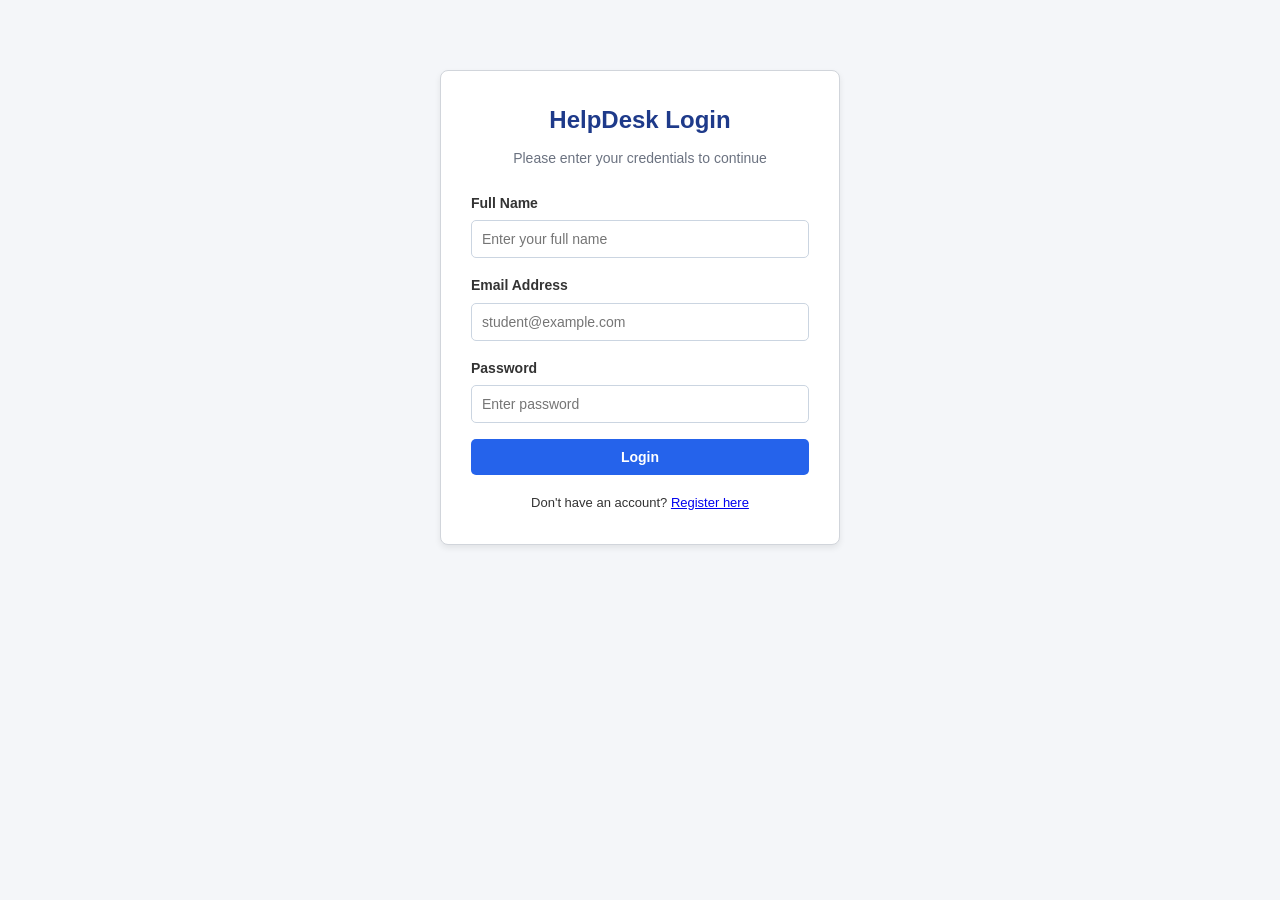
<file: index.html>
<!DOCTYPE html>
<html lang="en">

<head>
    <meta charset="UTF-8">
    <title>Login - HelpDesk</title>
    <link rel="stylesheet" href="style.css">
</head>

<body>

    <div class="auth-box">
        <h2>HelpDesk Login</h2>
        <p class="subtitle">Please enter your credentials to continue</p>

        <!-- Submits straight to dashboard.html on validation pass -->
        <form action="dashboard.html" method="get">
            <div class="form-group">
                <label for="userName">Full Name</label>
                <input type="text" id="userName" name="userName" placeholder="Enter your full name" required>
            </div>

            <div class="form-group">
                <label for="userEmail">Email Address</label>
                <input type="email" id="userEmail" name="userEmail" placeholder="student@example.com" required>
            </div>

            <div class="form-group">
                <label for="userPass">Password</label>
                <input type="password" id="userPass" name="userPass" placeholder="Enter password" required
                    minlength="4">
            </div>

            <button type="submit" class="btn btn-full">Login</button>
        </form>

        <p style="text-align: center; margin-top: 18px; font-size: 13px;">
            Don't have an account? <a href="signup.html">Register here</a>
        </p>
    </div>
    <script src="script.js"></script>

</body>

</html>
</file>
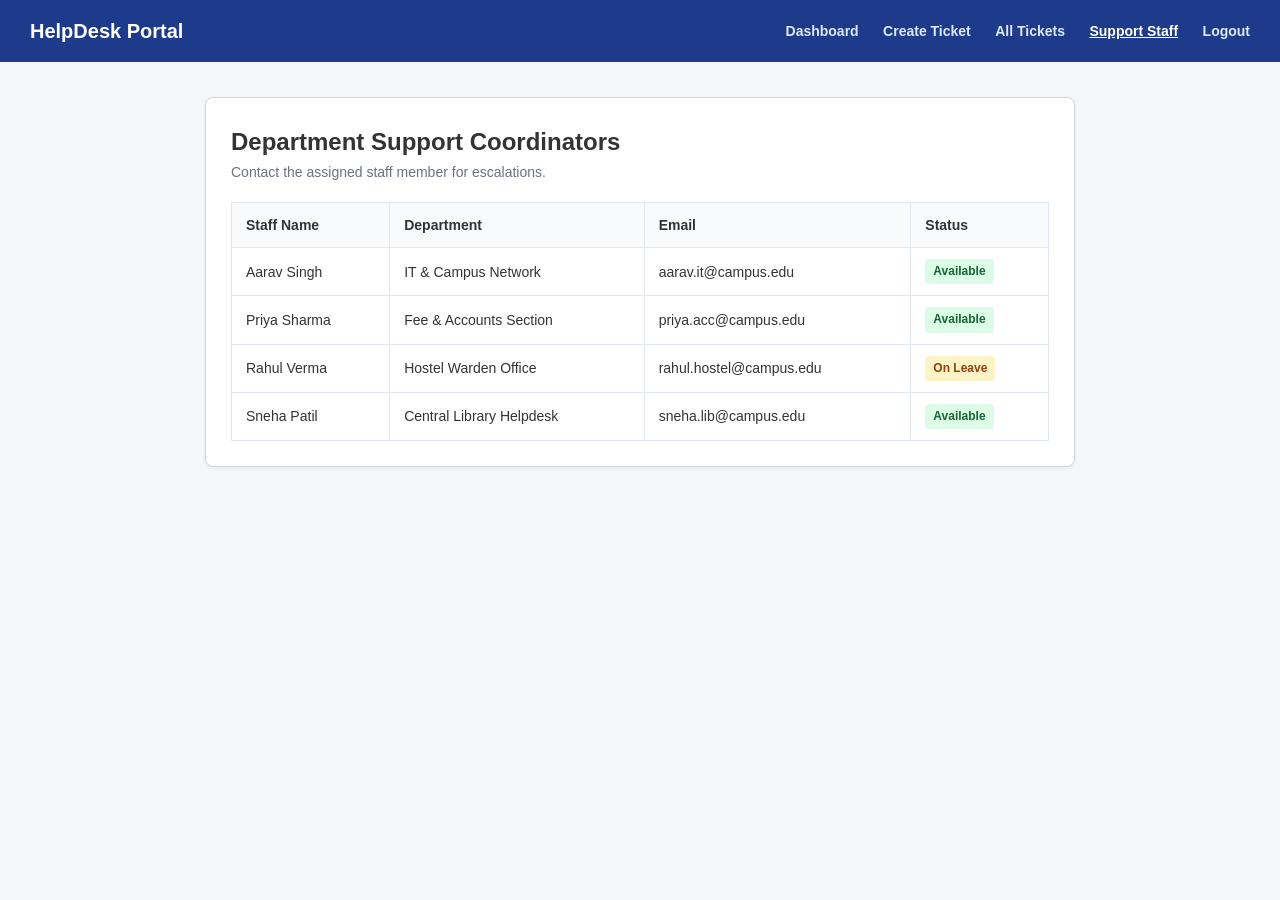
<file: agents.html>
<!DOCTYPE html>
<html lang="en">

<head>
    <meta charset="UTF-8">
    <title>Support Staff - HelpDesk</title>
    <link rel="stylesheet" href="style.css">
</head>

<body>

    <header class="navbar">
        <h2>HelpDesk Portal</h2>
        <nav class="nav-links">
            <a href="dashboard.html">Dashboard</a>
            <a href="create-ticket.html">Create Ticket</a>
            <a href="all-tickets.html">All Tickets</a>
            <a href="agents.html" class="active">Support Staff</a>
            <a href="index.html">Logout</a>
        </nav>
    </header>

    <main class="container">
        <div class="card">
            <h2>Department Support Coordinators</h2>
            <p style="color: #6b7280; font-size: 14px; margin-bottom: 18px;">
                Contact the assigned staff member for escalations.
            </p>

            <table>
                <thead>
                    <tr>
                        <th>Staff Name</th>
                        <th>Department</th>
                        <th>Email</th>
                        <th>Status</th>
                    </tr>
                </thead>
                <tbody>
                    <tr>
                        <td>Aarav Singh</td>
                        <td>IT &amp; Campus Network</td>
                        <td>aarav.it@campus.edu</td>
                        <td><span class="badge badge-open">Available</span></td>
                    </tr>
                    <tr>
                        <td>Priya Sharma</td>
                        <td>Fee &amp; Accounts Section</td>
                        <td>priya.acc@campus.edu</td>
                        <td><span class="badge badge-open">Available</span></td>
                    </tr>
                    <tr>
                        <td>Rahul Verma</td>
                        <td>Hostel Warden Office</td>
                        <td>rahul.hostel@campus.edu</td>
                        <td><span class="badge badge-progress">On Leave</span></td>
                    </tr>
                    <tr>
                        <td>Sneha Patil</td>
                        <td>Central Library Helpdesk</td>
                        <td>sneha.lib@campus.edu</td>
                        <td><span class="badge badge-open">Available</span></td>
                    </tr>
                </tbody>
            </table>
        </div>
    </main>

</body>

</html>
</file>
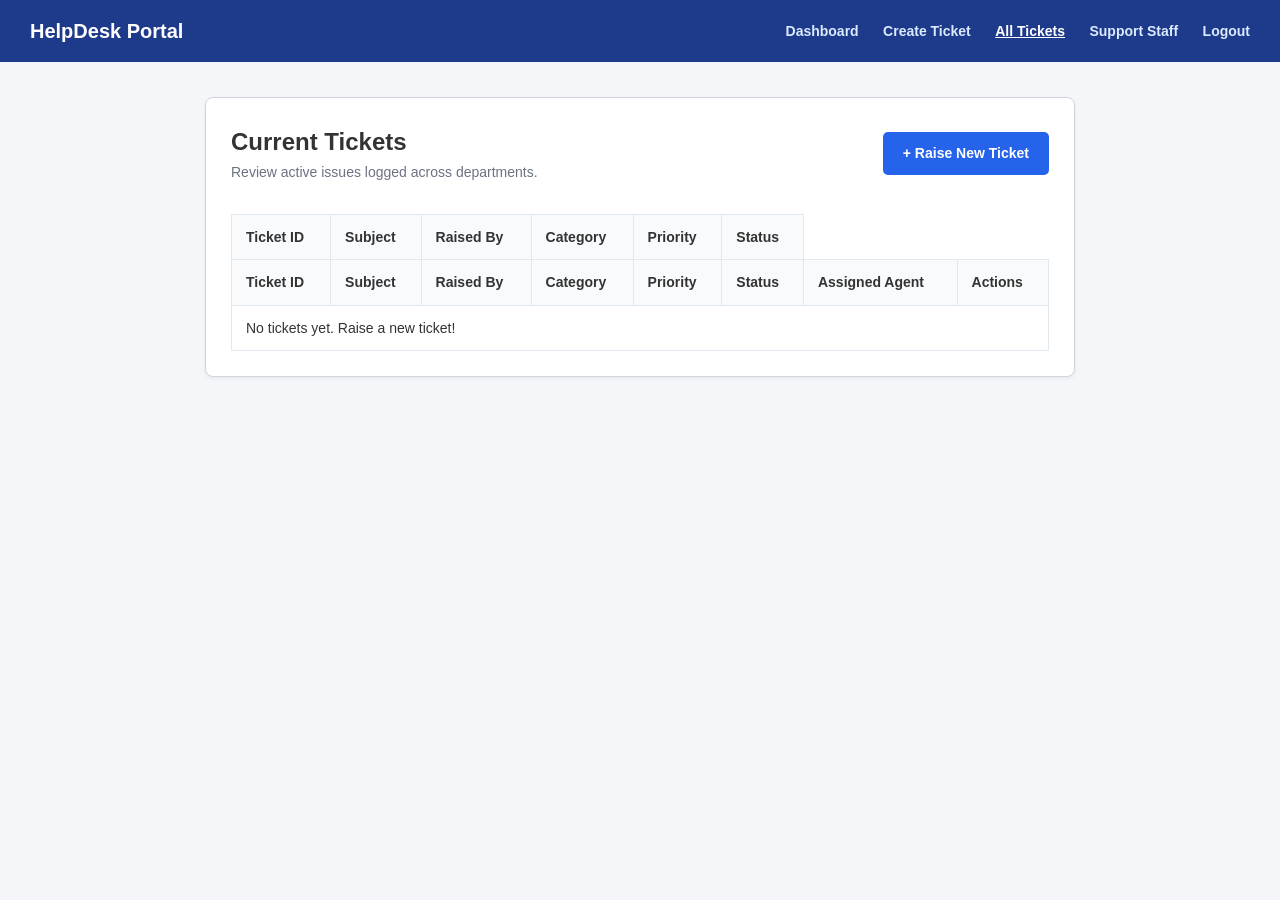
<file: all-tickets.html>
<!DOCTYPE html>
<html lang="en">

<head>
    <meta charset="UTF-8">
    <meta name="viewport" content="width=device-width, initial-scale=1.0">
    <title>All Tickets - HelpDesk</title>
    <link rel="stylesheet" href="style.css">
</head>

<body>

    <header class="navbar">
        <h2>HelpDesk Portal</h2>
        <nav class="nav-links">
            <a href="dashboard.html">Dashboard</a>
            <a href="create-ticket.html">Create Ticket</a>
            <a href="all-tickets.html" class="active">All Tickets</a>
            <a href="agents.html">Support Staff</a>
            <a href="index.html">Logout</a>
        </nav>
    </header>

    <main class="container">
        <div class="card">
            <div style="display:flex; justify-content:space-between;
                        align-items:center; margin-bottom:15px;">
                <div>
                    <h2>Current Tickets</h2>
                    <p style="color:#6b7280; font-size:14px;">
                        Review active issues logged across departments.
                    </p>
                </div>
                <a href="create-ticket.html" class="btn">
                    + Raise New Ticket
                </a>
            </div>

            <div style="overflow-x:auto;">
                <table>
                    <thead>
                        <tr>
                            <th>Ticket ID</th>
                            <th>Subject</th>
                            <th>Raised By</th>
                            <th>Category</th>
                            <th>Priority</th>
                            <th>Status</th>
                        </tr>
                    </thead>
                    <thead>
                        <tr>
                            <th>Ticket ID</th>
                            <th>Subject</th>
                            <th>Raised By</th>
                            <th>Category</th>
                            <th>Priority</th>
                            <th>Status</th>
                            <th>Assigned Agent</th>
                            <th>Actions</th>
                        </tr>
                    </thead>
                    <tbody id="ticketsTableBody"></tbody>

                    <tbody id="ticketsTableBody">
                    </tbody>
                </table>
            </div>
        </div>
    </main>

    <script src="script.js"></script>
</body>

</html>
</file>
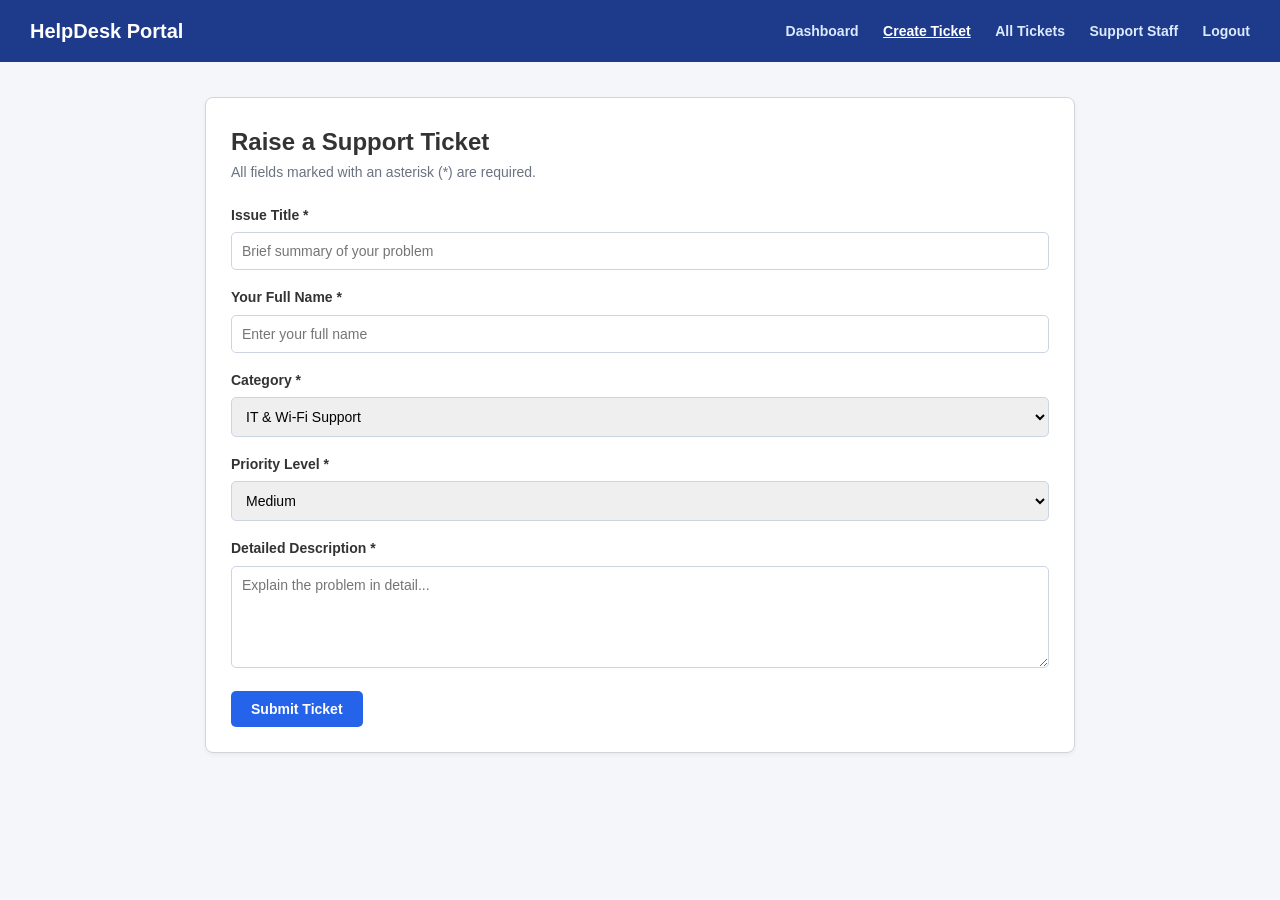
<file: create-ticket.html>
<!DOCTYPE html>
<html lang="en">

<head>
    <meta charset="UTF-8">
    <title>Create Ticket - HelpDesk</title>
    <link rel="stylesheet" href="style.css">
</head>

<body>

    <header class="navbar">
        <h2>HelpDesk Portal</h2>
        <nav class="nav-links">
            <a href="dashboard.html">Dashboard</a>
            <a href="create-ticket.html" class="active">Create Ticket</a>
            <a href="all-tickets.html">All Tickets</a>
            <a href="agents.html">Support Staff</a>
            <a href="index.html">Logout</a>
        </nav>
    </header>

    <main class="container">
        <div class="card">
            <h2>Raise a Support Ticket</h2>
            <p style="color: #6b7280; font-size: 14px; margin-bottom: 20px;">
                All fields marked with an asterisk (*) are required.
            </p>

            <!-- Submits to ticket-success.html without any JS -->
            <form id="ticketForm">
                <div class="form-group">
                    <label for="ticketTitle">Issue Title *</label>
                    <input type="text" id="ticketTitle" name="title" placeholder="Brief summary of your problem" required>
                </div>
            
                <div class="form-group">
                    <label for="studentName">Your Full Name *</label>
                    <input type="text" id="studentName" name="studentName" placeholder="Enter your full name" required>
                </div>
            
                <div class="form-group">
                    <label for="category">Category *</label>
                    <select id="category" name="category" required>
                        <option value="IT & Wi-Fi Support">IT & Wi-Fi Support</option>
                        <option value="Fee & Accounts">Fee & Accounts</option>
                        <option value="Hostel & Mess">Hostel & Mess</option>
                        <option value="Library Services">Library Services</option>
                        <option value="Academics">Academics</option>
                    </select>
                </div>
            
                <div class="form-group">
                    <label for="priority">Priority Level *</label>
                    <select id="priority" name="priority" required>
                        <option value="Low">Low</option>
                        <option value="Medium" selected>Medium</option>
                        <option value="High">High</option>
                        <option value="Urgent">Urgent</option>
                    </select>
                </div>
            
                <div class="form-group">
                    <label for="description">Detailed Description *</label>
                    <textarea id="description" name="desc" rows="5" placeholder="Explain the problem in detail..."
                        required></textarea>
                </div>
            
                <button type="submit" class="btn">Submit Ticket</button>
            </form>
            
            <script src="script.js"></script>
        </div>
    </main>

</body>

</html>
</file>
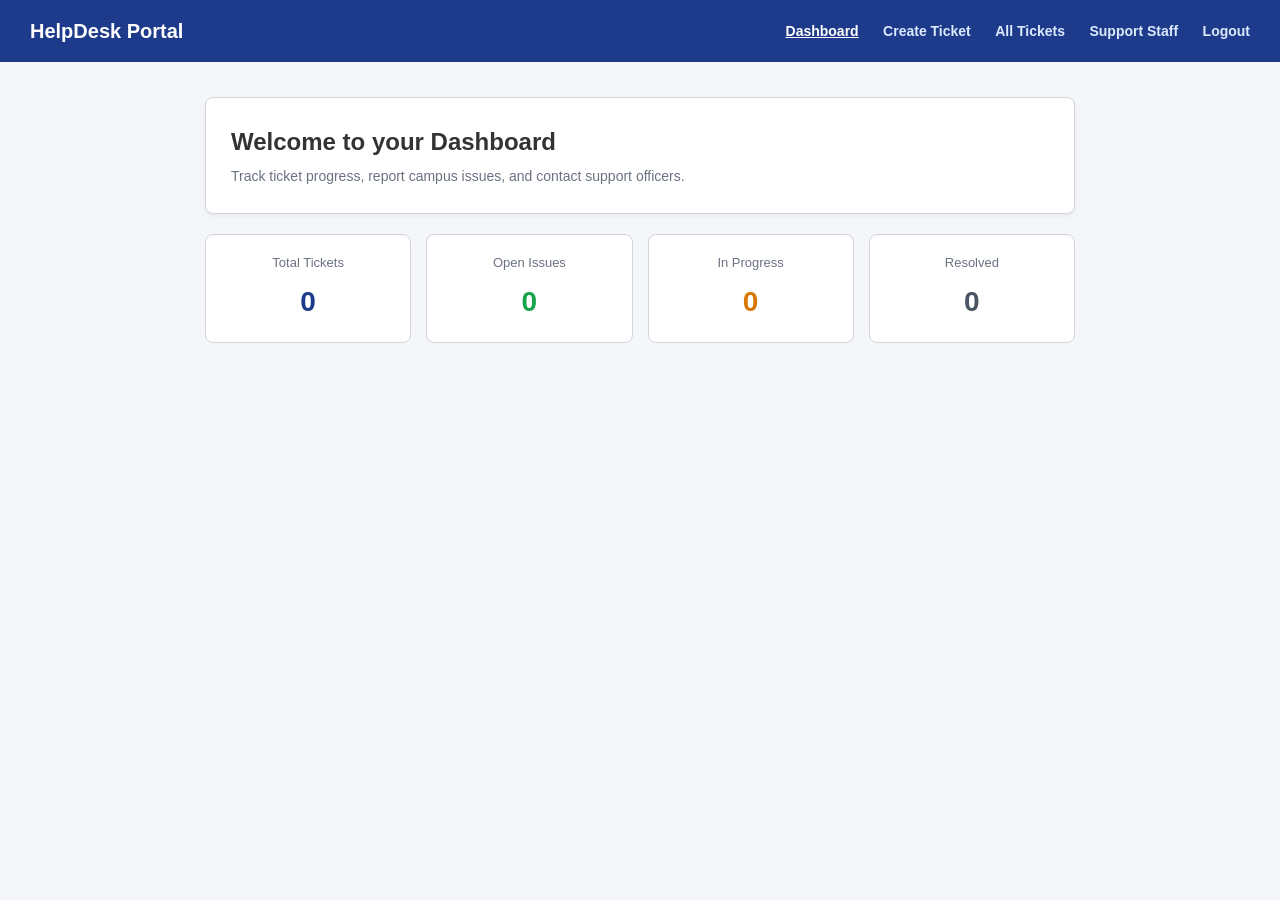
<file: dashboard.html>
<!DOCTYPE html>
<html lang="en">

<head>
    <meta charset="UTF-8">
    <title>Dashboard - HelpDesk</title>
    <link rel="stylesheet" href="style.css">
</head>

<body>

    <header class="navbar">
        <h2>HelpDesk Portal</h2>
        <nav class="nav-links">
            <a href="dashboard.html" class="active">Dashboard</a>
            <a href="create-ticket.html">Create Ticket</a>
            <a href="all-tickets.html">All Tickets</a>
            <a href="agents.html">Support Staff</a>
            <a href="index.html">Logout</a>
        </nav>
    </header>

    <main class="container">
        <div class="card">
            <h2>Welcome to your Dashboard</h2>
            <p style="color: #6b7280; font-size: 14px; margin-top: 4px;">
                Track ticket progress, report campus issues, and contact support officers.
            </p>
        </div>

        <!-- Summary Stats -->
        <!-- Summary Stats -->
    <!-- Summary Stats -->
    <div class="stats-grid">
        <div class="stat-card">
            <p>Total Tickets</p>
            <h3 id="totalTickets">0</h3>
        </div>
    
        <div class="stat-card">
            <p>Open Issues</p>
            <h3 id="openTickets" style="color: #16a34a;">0</h3>
        </div>
    
        <div class="stat-card">
            <p>In Progress</p>
            <h3 id="inProgressTickets" style="color: #d97706;">0</h3>
        </div>
    
        <div class="stat-card">
            <p>Resolved</p>
            <h3 id="resolvedTickets" style="color: #4b5563;">0</h3>
        </div>
    </div>


    </main>
    <script src="script.js"></script>

</body>

</html>
</file>
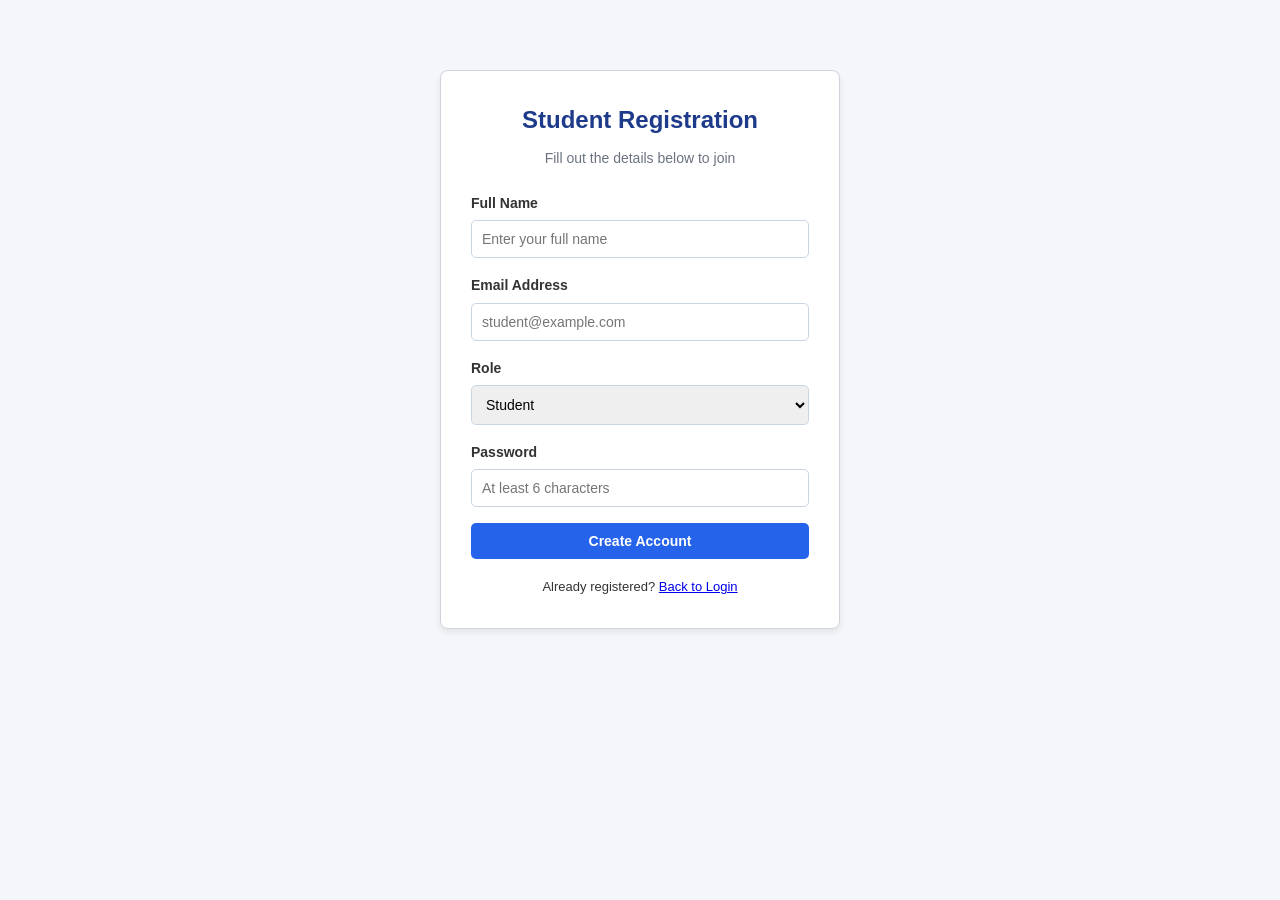
<file: signup.html>
<!DOCTYPE html>
<html lang="en">

<head>
    <meta charset="UTF-8">
    <title>Create Account - HelpDesk</title>
    <link rel="stylesheet" href="style.css">
</head>

<body>

    <div class="auth-box">
        <h2>Student Registration</h2>
        <p class="subtitle">Fill out the details below to join</p>

        <!-- Submits to index.html with validation -->
        <form action="index.html" method="get">
            <div class="form-group">
                <label for="regName">Full Name</label>
                <input type="text" id="regName" placeholder="Enter your full name" required>
            </div>

            <div class="form-group">
                <label for="regEmail">Email Address</label>
                <input type="email" id="regEmail" placeholder="student@example.com" required>
            </div>

            <div class="form-group">
                <label for="regRole">Role</label>
                <select id="regRole">
                    <option>Student</option>
                    <option>Staff Member</option>
                    <option>Faculty</option>
                </select>
            </div>

            <div class="form-group">
                <label for="regPass">Password</label>
                <input type="password" id="regPass" placeholder="At least 6 characters" required minlength="6">
            </div>

            <button type="submit" class="btn btn-full">Create Account</button>
        </form>

        <p style="text-align: center; margin-top: 18px; font-size: 13px;">
            Already registered? <a href="index.html">Back to Login</a>
        </p>
    </div>

</body>

</html>
</file>
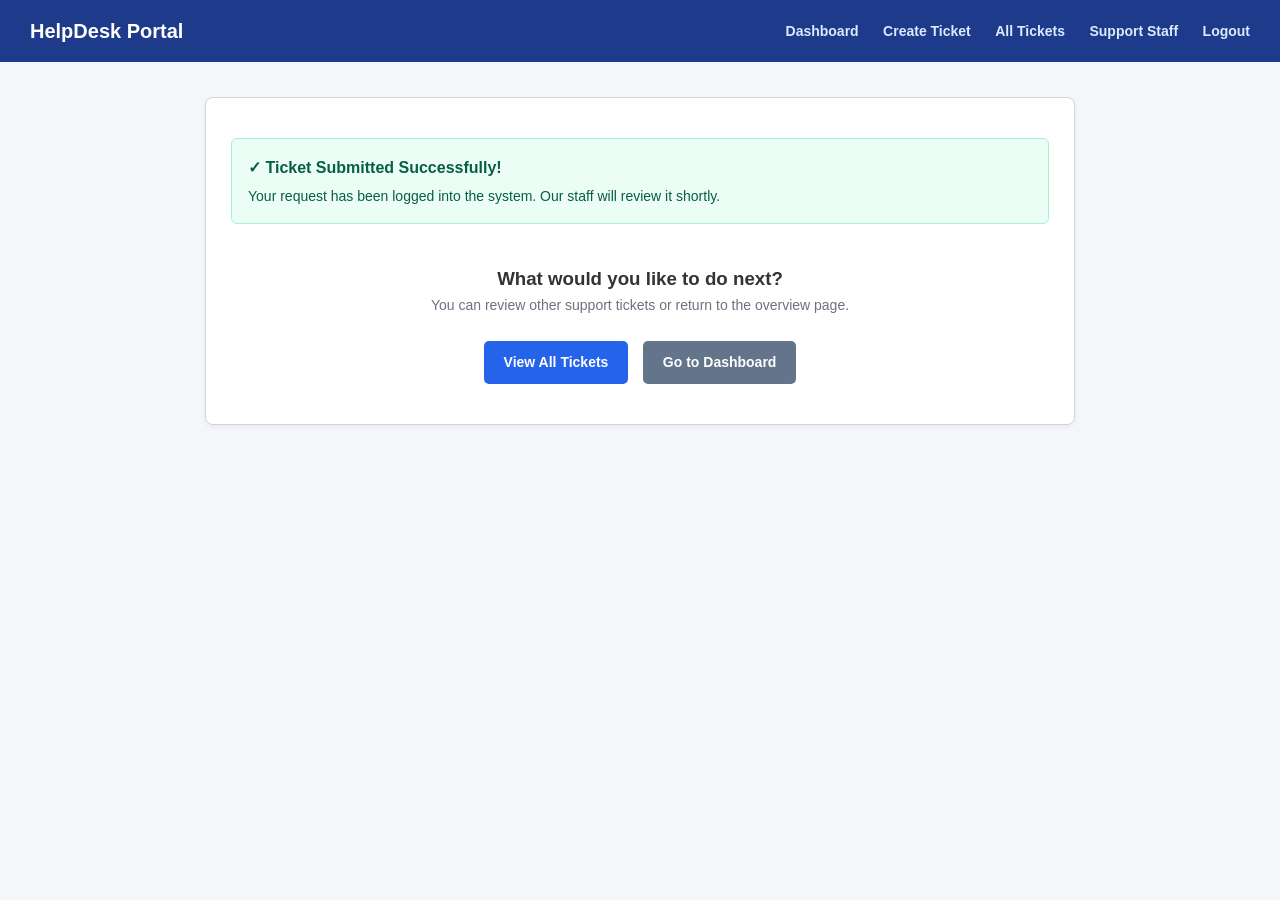
<file: ticket-success.html>
<!DOCTYPE html>
<html lang="en">

<head>
    <meta charset="UTF-8">
    <title>Ticket Submitted - HelpDesk</title>
    <link rel="stylesheet" href="style.css">
</head>

<body>

    <header class="navbar">
        <h2>HelpDesk Portal</h2>
        <nav class="nav-links">
            <a href="dashboard.html">Dashboard</a>
            <a href="create-ticket.html">Create Ticket</a>
            <a href="all-tickets.html">All Tickets</a>
            <a href="agents.html">Support Staff</a>
            <a href="index.html">Logout</a>
        </nav>
    </header>

    <main class="container">
        <div class="card" style="text-align: center; padding: 40px 25px;">
            <div class="success-banner" style="display: inline-block; width: 100%; text-align: left;">
                <strong>✓ Ticket Submitted Successfully!</strong>
                <p style="font-size: 14px; margin-top: 4px;">
                    Your request has been logged into the system. Our staff will review it shortly.
                </p>
            </div>

            <h3 style="margin-top: 20px;">What would you like to do next?</h3>
            <p style="color: #6b7280; font-size: 14px; margin-bottom: 25px;">
                You can review other support tickets or return to the overview page.
            </p>

            <a href="all-tickets.html" class="btn">View All Tickets</a>
            <a href="dashboard.html" class="btn btn-secondary" style="margin-left: 10px;">Go to Dashboard</a>
        </div>
    </main>

</body>

</html>
</file>
<file: style.css>
* {
    margin: 0;
    padding: 0;
    box-sizing: border-box;
}

body {
    font-family: Arial, sans-serif;
    background-color: #f4f6f9;
    color: #333333;
    line-height: 1.6;
}

/* Navigation Bar */
.navbar {
    background-color: #1e3a8a;
    color: white;
    padding: 15px 30px;
    display: flex;
    justify-content: space-between;
    align-items: center;
}

.navbar h2 {
    font-size: 20px;
}

.nav-links a {
    color: #dbeafe;
    text-decoration: none;
    margin-left: 20px;
    font-size: 14px;
    font-weight: bold;
}

.nav-links a:hover,
.nav-links a.active {
    color: #ffffff;
    text-decoration: underline;
}

/* Page Container */
.container {
    max-width: 900px;
    margin: 35px auto;
    padding: 0 15px;
}

/* Standard Content Card */
.card {
    background-color: #ffffff;
    padding: 25px;
    border-radius: 8px;
    border: 1px solid #d1d5db;
    margin-bottom: 20px;
    box-shadow: 0 2px 4px rgba(0, 0, 0, 0.05);
}

/* Auth Cards (Login & Signup) */
.auth-box {
    max-width: 400px;
    margin: 70px auto;
    background-color: #ffffff;
    padding: 30px;
    border-radius: 8px;
    border: 1px solid #d1d5db;
    box-shadow: 0 3px 6px rgba(0, 0, 0, 0.08);
}

.auth-box h2 {
    color: #1e3a8a;
    text-align: center;
    margin-bottom: 8px;
}

.auth-box p.subtitle {
    text-align: center;
    font-size: 14px;
    color: #6b7280;
    margin-bottom: 22px;
}

/* Forms */
.form-group {
    margin-bottom: 16px;
}

.form-group label {
    display: block;
    font-size: 14px;
    font-weight: bold;
    margin-bottom: 6px;
}

.form-group input,
.form-group select,
.form-group textarea {
    width: 100%;
    padding: 10px;
    border: 1px solid #cbd5e1;
    border-radius: 5px;
    font-size: 14px;
    font-family: inherit;
}

.form-group input:focus,
.form-group select:focus,
.form-group textarea:focus {
    outline: none;
    border-color: #2563eb;
}

/* Buttons */
.btn {
    display: inline-block;
    background-color: #2563eb;
    color: #ffffff;
    border: none;
    padding: 10px 20px;
    border-radius: 5px;
    font-size: 14px;
    font-weight: bold;
    text-decoration: none;
    cursor: pointer;
    text-align: center;
}

.btn:hover {
    background-color: #1d4ed8;
}

.btn-full {
    width: 100%;
}

.btn-secondary {
    background-color: #64748b;
}

.btn-secondary:hover {
    background-color: #475569;
}

/* Stats Blocks */
.stats-grid {
    display: flex;
    gap: 15px;
    margin-bottom: 22px;
}

.stat-card {
    flex: 1;
    background-color: #ffffff;
    border: 1px solid #d1d5db;
    border-radius: 8px;
    padding: 18px;
    text-align: center;
}

.stat-card p {
    font-size: 13px;
    color: #6b7280;
}

.stat-card h3 {
    font-size: 28px;
    margin-top: 6px;
    color: #1e3a8a;
}

/* Tables */
table {
    width: 100%;
    border-collapse: collapse;
    margin-top: 15px;
}

th,
td {
    border: 1px solid #e2e8f0;
    padding: 11px 14px;
    text-align: left;
    font-size: 14px;
}

th {
    background-color: #f8fafc;
    font-weight: bold;
}

/* Status Badges */
.badge {
    display: inline-block;
    padding: 3px 8px;
    border-radius: 4px;
    font-size: 12px;
    font-weight: bold;
}

.badge-open {
    background-color: #dcfce7;
    color: #166534;
}

.badge-progress {
    background-color: #fef3c7;
    color: #92400e;
}

.badge-closed {
    background-color: #f1f5f9;
    color: #475569;
}

.badge-high {
    background-color: #fee2e2;
    color: #991b1b;
}

.badge-medium {
    background-color: #ffedd5;
    color: #9a3412;
}

.badge-low {
    background-color: #e0f2fe;
    color: #075985;
}

/* Success Box */
.success-banner {
    background-color: #ecfdf5;
    border: 1px solid #a7f3d0;
    color: #065f46;
    padding: 16px;
    border-radius: 6px;
    margin-bottom: 20px;
}
</file>
